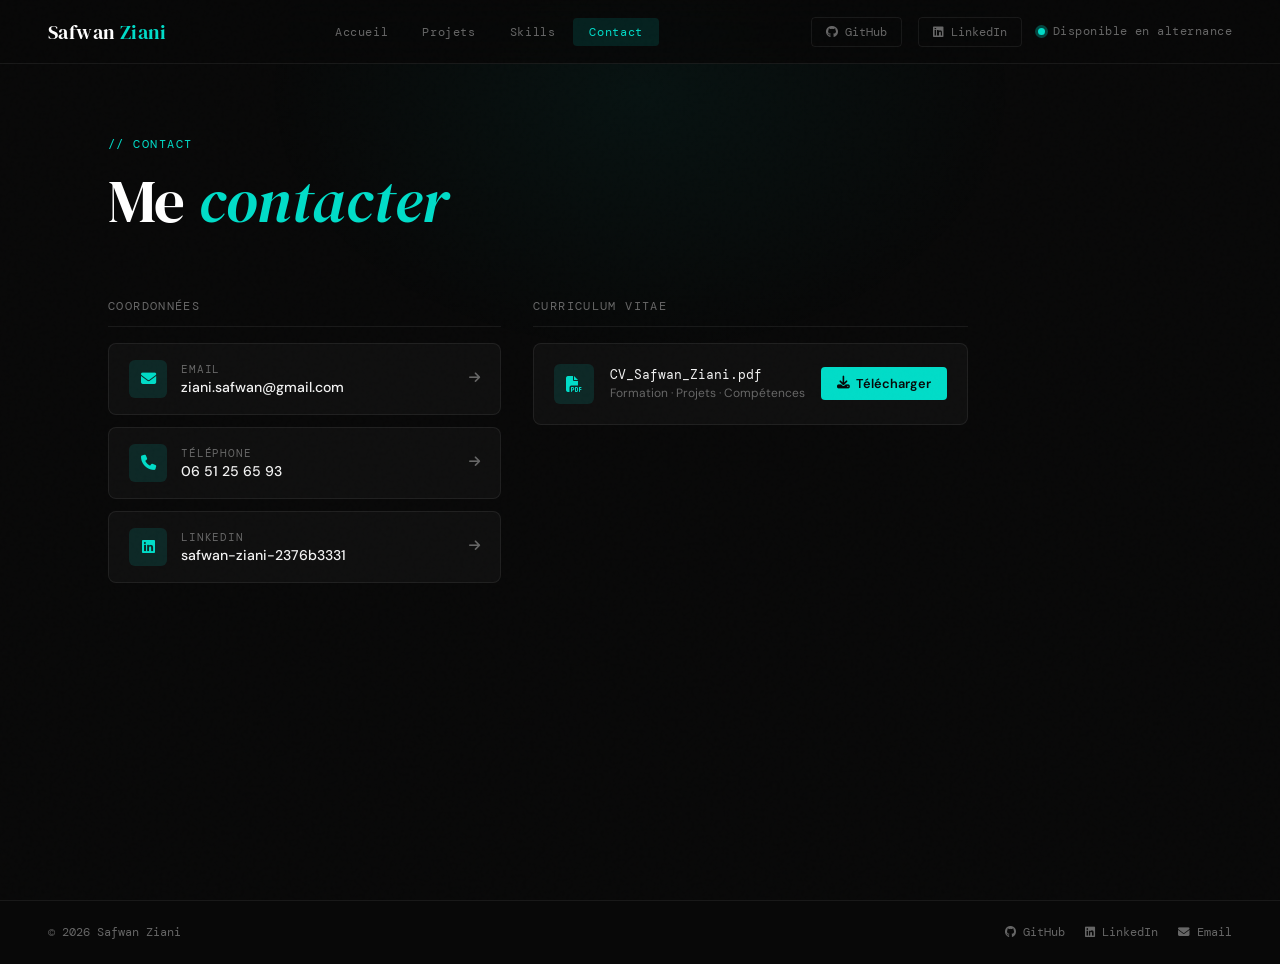
<file: final/contact.html>
<!DOCTYPE html>
<html lang="fr">
<head>
    <meta charset="UTF-8">
    <meta name="viewport" content="width=device-width, initial-scale=1.0">
    <title>Safwan Ziani — Contact</title>
    <link href="https://fonts.googleapis.com/css2?family=DM+Serif+Display:ital@0;1&family=DM+Mono:wght@300;400;500&family=DM+Sans:wght@300;400;500;600&display=swap" rel="stylesheet">
    <link rel="stylesheet" href="https://cdnjs.cloudflare.com/ajax/libs/font-awesome/6.4.0/css/all.min.css">
    <link rel="stylesheet" href="style.css">
</head>
<body>
    <div class="ambient"></div>
    <header>
        <a href="index.html" class="logo">Safwan <span class="logo-accent">Ziani</span></a>
        <nav>
            <a href="index.html" class="tab-btn">Accueil</a>
            <a href="projets.html" class="tab-btn">Projets</a>
            <a href="skills.html" class="tab-btn">Skills</a>
            <a href="contact.html" class="tab-btn active">Contact</a>
        </nav>
        <div class="header-actions">
            <a href="https://github.com/zianisafwan-pro" target="_blank" class="linkedin-btn">
                <i class="fab fa-github"></i> GitHub
            </a>
            <a href="https://www.linkedin.com/in/safwan-ziani-2376b3331/" target="_blank" class="linkedin-btn">
                <i class="fab fa-linkedin"></i> LinkedIn
            </a>
            <div class="availability">
                <span class="pulse"></span>
                <span>Disponible en alternance</span>
            </div>
        </div>
    </header>

    <main>
        <div class="inner-layout page-enter">
            <div class="page-hero">
                <p class="page-eyebrow">// contact</p>
                <h2 class="page-title">Me <em>contacter</em></h2>
            </div>

            <div class="contact-simple-layout">

                <!-- Bloc coordonnées -->
                <div class="contact-block">
                    <p class="contact-block-label">Coordonnées</p>
                    <div class="contact-links">
                        <a href="mailto:ziani.safwan@gmail.com" class="contact-link">
                            <div class="contact-link-icon"><i class="fas fa-envelope"></i></div>
                            <div class="contact-link-content">
                                <p class="contact-link-label">Email</p>
                                <p class="contact-link-value">ziani.safwan@gmail.com</p>
                            </div>
                            <i class="fas fa-arrow-right contact-link-arrow"></i>
                        </a>
                        <a href="tel:+33651256593" class="contact-link">
                            <div class="contact-link-icon"><i class="fas fa-phone"></i></div>
                            <div class="contact-link-content">
                                <p class="contact-link-label">Téléphone</p>
                                <p class="contact-link-value">06 51 25 65 93</p>
                            </div>
                            <i class="fas fa-arrow-right contact-link-arrow"></i>
                        </a>
                        <a href="https://www.linkedin.com/in/safwan-ziani-2376b3331/" target="_blank" class="contact-link">
                            <div class="contact-link-icon"><i class="fab fa-linkedin"></i></div>
                            <div class="contact-link-content">
                                <p class="contact-link-label">LinkedIn</p>
                                <p class="contact-link-value">safwan-ziani-2376b3331</p>
                            </div>
                            <i class="fas fa-arrow-right contact-link-arrow"></i>
                        </a>
                    </div>
                </div>

                <!-- Bloc CV -->
                <div class="contact-block">
                    <p class="contact-block-label">Curriculum Vitae</p>
                    <div class="cv-card">
                        <div class="cv-card-icon"><i class="fas fa-file-pdf"></i></div>
                        <div class="cv-card-info">
                            <p class="cv-card-title">CV_Safwan_Ziani.pdf</p>
                            <p class="cv-card-sub">Formation · Projets · Compétences</p>
                        </div>
                        <a href="CV_ALT.pdf" class="cv-dl-btn" download>
                            <i class="fas fa-download"></i> Télécharger
                        </a>
                    </div>
                </div>

            </div>
        </div>
    </main>

    <footer>
        <span class="footer-copy">© 2026 Safwan Ziani</span>
        <div class="footer-links">
            <a href="https://github.com/zianisafwan-pro" target="_blank" class="footer-link"><i class="fab fa-github"></i> GitHub</a>
            <a href="https://www.linkedin.com/in/safwan-ziani-2376b3331/" target="_blank" class="footer-link"><i class="fab fa-linkedin"></i> LinkedIn</a>
            <a href="mailto:ziani.safwan@gmail.com" class="footer-link"><i class="fas fa-envelope"></i> Email</a>
        </div>
    </footer>
</body>
</html>
</file>
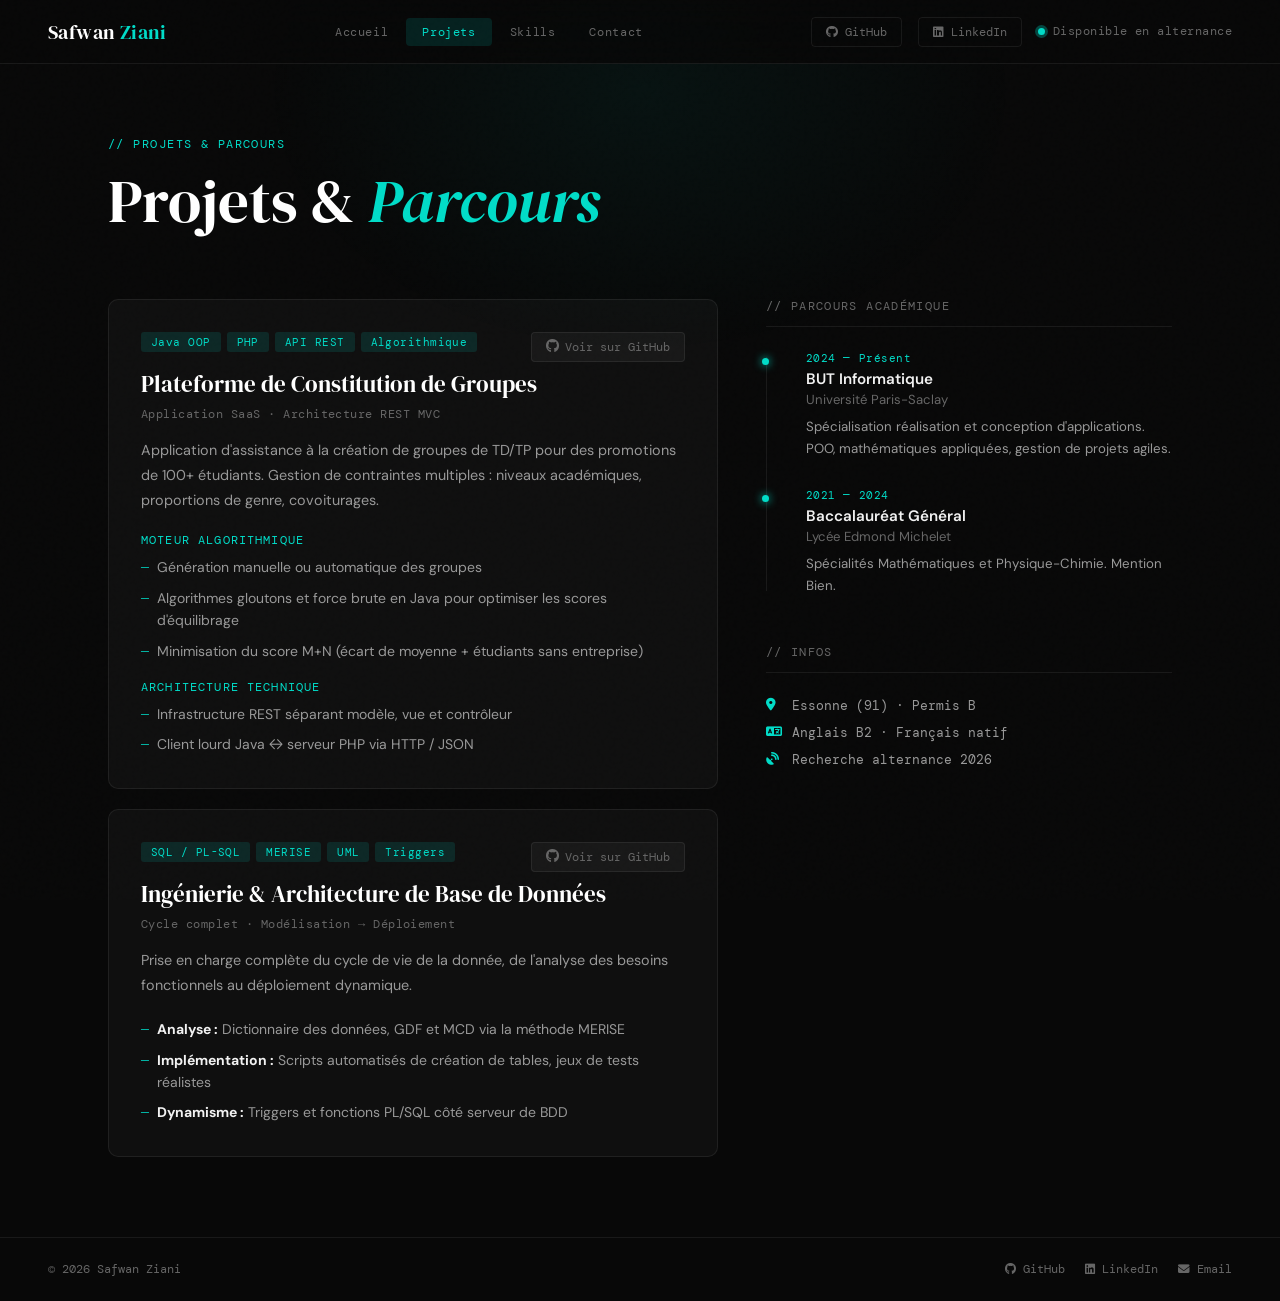
<file: final/projets.html>
<!DOCTYPE html>
<html lang="fr">
<head>
    <meta charset="UTF-8">
    <meta name="viewport" content="width=device-width, initial-scale=1.0">
    <title>Safwan Ziani — Projets</title>
    <link href="https://fonts.googleapis.com/css2?family=DM+Serif+Display:ital@0;1&family=DM+Mono:wght@300;400;500&family=DM+Sans:wght@300;400;500;600&display=swap" rel="stylesheet">
    <link rel="stylesheet" href="https://cdnjs.cloudflare.com/ajax/libs/font-awesome/6.4.0/css/all.min.css">
    <link rel="stylesheet" href="style.css">
</head>
<body>
    <div class="ambient"></div>
    <header>
        <a href="index.html" class="logo">Safwan <span class="logo-accent">Ziani</span></a>
        <nav>
            <a href="index.html" class="tab-btn">Accueil</a>
            <a href="projets.html" class="tab-btn active">Projets</a>
            <a href="skills.html" class="tab-btn">Skills</a>
            <a href="contact.html" class="tab-btn">Contact</a>
        </nav>
        <div class="header-actions">
            <a href="https://github.com/zianisafwan-pro" target="_blank" class="linkedin-btn">
                <i class="fab fa-github"></i> GitHub
            </a>
            <a href="https://www.linkedin.com/in/safwan-ziani-2376b3331/" target="_blank" class="linkedin-btn">
                <i class="fab fa-linkedin"></i> LinkedIn
            </a>
            <div class="availability">
                <span class="pulse"></span>
                <span>Disponible en alternance</span>
            </div>
        </div>
    </header>

    <main>
        <div class="inner-layout page-enter">
            <div class="page-hero">
                <p class="page-eyebrow">// projets & parcours</p>
                <h2 class="page-title">Projets & <em>Parcours</em></h2>
            </div>

            <div class="projects-wrapper">
                <div class="projects-list">

                    <div class="project-card">
                        <div class="project-card-top">
                            <div class="project-tags-row">
                                <span class="tag">Java OOP</span>
                                <span class="tag">PHP</span>
                                <span class="tag">API REST</span>
                                <span class="tag">Algorithmique</span>
                            </div>
                            <!-- Remplace le href par ton lien repo une fois créé sur GitHub -->
                            <a href="https://github.com/zianisafwan-pro/SAE_Constitution_Groupe.git" target="_blank" class="github-btn">
                                <i class="fab fa-github"></i> Voir sur GitHub
                            </a>
                        </div>
                        <h3>Plateforme de Constitution de Groupes</h3>
                        <p class="project-subtitle">Application SaaS · Architecture REST MVC</p>
                        <p class="project-desc">
                            Application d'assistance à la création de groupes de TD/TP pour des promotions de 100+ étudiants. Gestion de contraintes multiples : niveaux académiques, proportions de genre, covoiturages.
                        </p>
                        <p class="project-detail-title">Moteur algorithmique</p>
                        <ul class="project-ul">
                            <li>Génération manuelle ou automatique des groupes</li>
                            <li>Algorithmes gloutons et force brute en Java pour optimiser les scores d'équilibrage</li>
                            <li>Minimisation du score M+N (écart de moyenne + étudiants sans entreprise)</li>
                        </ul>
                        <p class="project-detail-title">Architecture technique</p>
                        <ul class="project-ul">
                            <li>Infrastructure REST séparant modèle, vue et contrôleur</li>
                            <li>Client lourd Java ↔ serveur PHP via HTTP / JSON</li>
                        </ul>
                    </div>

                    <div style="height:16px;"></div>

                    <div class="project-card">
                        <div class="project-card-top">
                            <div class="project-tags-row">
                                <span class="tag">SQL / PL-SQL</span>
                                <span class="tag">MERISE</span>
                                <span class="tag">UML</span>
                                <span class="tag">Triggers</span>
                            </div>
                            <!-- Remplace le href par ton lien repo une fois créé sur GitHub -->
                            <a href="https://github.com/zianisafwan-pro/SAE-204---BD.git" target="_blank" class="github-btn">
                                <i class="fab fa-github"></i> Voir sur GitHub
                            </a>
                        </div>
                        <h3>Ingénierie & Architecture de Base de Données</h3>
                        <p class="project-subtitle">Cycle complet · Modélisation → Déploiement</p>
                        <p class="project-desc">
                            Prise en charge complète du cycle de vie de la donnée, de l'analyse des besoins fonctionnels au déploiement dynamique.
                        </p>
                        <ul class="project-ul">
                            <li><strong style="color:var(--text)">Analyse :</strong> Dictionnaire des données, GDF et MCD via la méthode MERISE</li>
                            <li><strong style="color:var(--text)">Implémentation :</strong> Scripts automatisés de création de tables, jeux de tests réalistes</li>
                            <li><strong style="color:var(--text)">Dynamisme :</strong> Triggers et fonctions PL/SQL côté serveur de BDD</li>
                        </ul>
                    </div>
                </div>

                <div>
                    <div class="sidebar-section">
                        <p class="section-label">// Parcours académique</p>
                        <div class="timeline">
                            <div class="timeline-item">
                                <p class="tl-date">2024 — Présent</p>
                                <p class="tl-title">BUT Informatique</p>
                                <p class="tl-org">Université Paris-Saclay</p>
                                <p class="tl-desc">Spécialisation réalisation et conception d'applications. POO, mathématiques appliquées, gestion de projets agiles.</p>
                            </div>
                            <div class="timeline-item">
                                <p class="tl-date">2021 — 2024</p>
                                <p class="tl-title">Baccalauréat Général</p>
                                <p class="tl-org">Lycée Edmond Michelet</p>
                                <p class="tl-desc">Spécialités Mathématiques et Physique-Chimie. Mention Bien.</p>
                            </div>
                        </div>
                    </div>

                    <div class="sidebar-section">
                        <p class="section-label">// Infos</p>
                        <div style="display:flex;flex-direction:column;gap:10px;">
                            <div style="display:flex;align-items:center;gap:10px;font-family:var(--mono);font-size:0.8rem;color:var(--text-soft);">
                                <i class="fas fa-map-marker-alt" style="color:var(--accent);width:16px;"></i> Essonne (91) · Permis B
                            </div>
                            <div style="display:flex;align-items:center;gap:10px;font-family:var(--mono);font-size:0.8rem;color:var(--text-soft);">
                                <i class="fas fa-language" style="color:var(--accent);width:16px;"></i> Anglais B2 · Français natif
                            </div>
                            <div style="display:flex;align-items:center;gap:10px;font-family:var(--mono);font-size:0.8rem;color:var(--text-soft);">
                                <i class="fas fa-satellite-dish" style="color:var(--accent);width:16px;"></i> Recherche alternance 2026
                            </div>
                        </div>
                    </div>
                </div>
            </div>
        </div>
    </main>

    <footer>
        <span class="footer-copy">© 2026 Safwan Ziani</span>
        <div class="footer-links">
            <a href="https://github.com/zianisafwan-pro" target="_blank" class="footer-link"><i class="fab fa-github"></i> GitHub</a>
            <a href="https://www.linkedin.com/in/safwan-ziani-2376b3331/" target="_blank" class="footer-link"><i class="fab fa-linkedin"></i> LinkedIn</a>
            <a href="mailto:ziani.safwan@gmail.com" class="footer-link"><i class="fas fa-envelope"></i> Email</a>
        </div>
    </footer>
</body>
</html>
</file>
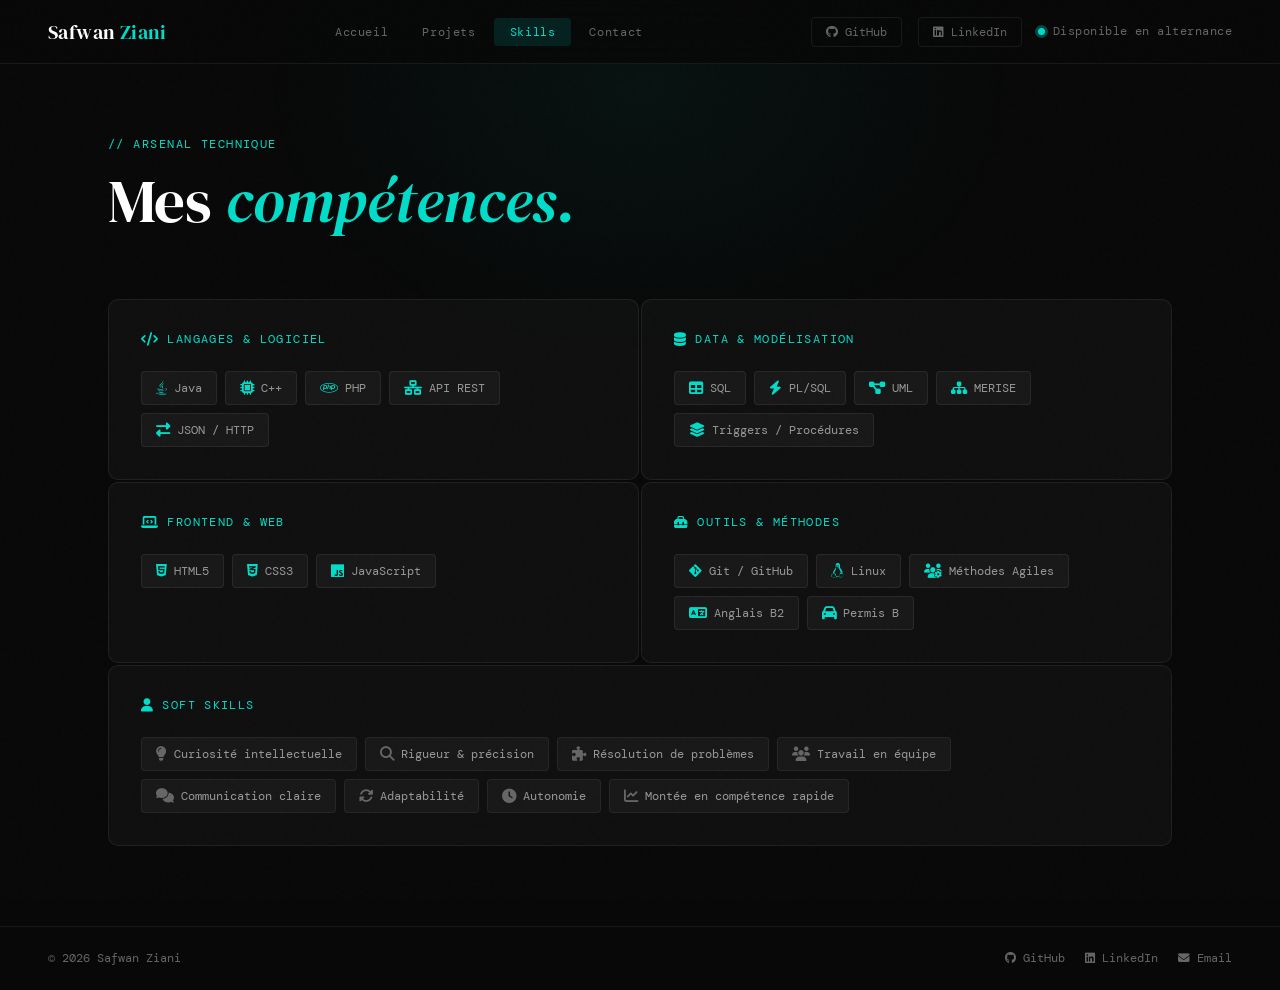
<file: final/skills.html>
<!DOCTYPE html>
<html lang="fr">
<head>
    <meta charset="UTF-8">
    <meta name="viewport" content="width=device-width, initial-scale=1.0">
    <title>Safwan Ziani — Skills</title>
    <link href="https://fonts.googleapis.com/css2?family=DM+Serif+Display:ital@0;1&family=DM+Mono:wght@300;400;500&family=DM+Sans:wght@300;400;500;600&display=swap" rel="stylesheet">
    <link rel="stylesheet" href="https://cdnjs.cloudflare.com/ajax/libs/font-awesome/6.4.0/css/all.min.css">
    <link rel="stylesheet" href="style.css">
</head>
<body>
    <div class="ambient"></div>

    <header>
        <a href="index.html" class="logo">Safwan <span class="logo-accent">Ziani</span></a>
        <nav>
            <a href="index.html" class="tab-btn">Accueil</a>
            <a href="projets.html" class="tab-btn">Projets</a>
            <a href="skills.html" class="tab-btn active">Skills</a>
            <a href="contact.html" class="tab-btn">Contact</a>
        </nav>
        <div class="header-actions">
            <a href="https://github.com/zianisafwan-pro" target="_blank" class="linkedin-btn">
                <i class="fab fa-github"></i> GitHub
            </a>
            <a href="https://www.linkedin.com/in/safwan-ziani-2376b3331/" target="_blank" class="linkedin-btn">
                <i class="fab fa-linkedin"></i> LinkedIn
            </a>
            <div class="availability">
                <span class="pulse"></span>
                <span>Disponible en alternance</span>
            </div>
        </div>
    </header>

    <main>
        <div class="inner-layout page-enter">
            <div class="page-hero">
                <p class="page-eyebrow">// arsenal technique</p>
                <h2 class="page-title">Mes <em>compétences.</em></h2>
            </div>

            <div class="skills-wrapper">

                <div class="skill-group">
                    <p class="skill-group-title"><i class="fas fa-code"></i> Langages & Logiciel</p>
                    <div class="skill-items">
                        <div class="skill-pill"><i class="fab fa-java"></i> Java</div>
                        <div class="skill-pill"><i class="fas fa-microchip"></i> C++</div>
                        <div class="skill-pill"><i class="fab fa-php"></i> PHP</div>
                        <div class="skill-pill"><i class="fas fa-network-wired"></i> API REST</div>
                        <div class="skill-pill"><i class="fas fa-exchange-alt"></i> JSON / HTTP</div>
                    </div>
                </div>

                <div class="skill-group">
                    <p class="skill-group-title"><i class="fas fa-database"></i> Data & Modélisation</p>
                    <div class="skill-items">
                        <div class="skill-pill"><i class="fas fa-table"></i> SQL</div>
                        <div class="skill-pill"><i class="fas fa-bolt"></i> PL/SQL</div>
                        <div class="skill-pill"><i class="fas fa-project-diagram"></i> UML</div>
                        <div class="skill-pill"><i class="fas fa-sitemap"></i> MERISE</div>
                        <div class="skill-pill"><i class="fas fa-layer-group"></i> Triggers / Procédures</div>
                    </div>
                </div>

                <div class="skill-group">
                    <p class="skill-group-title"><i class="fas fa-laptop-code"></i> Frontend & Web</p>
                    <div class="skill-items">
                        <div class="skill-pill"><i class="fab fa-html5"></i> HTML5</div>
                        <div class="skill-pill"><i class="fab fa-css3-alt"></i> CSS3</div>
                        <div class="skill-pill"><i class="fab fa-js"></i> JavaScript</div>
                    </div>
                </div>

                <div class="skill-group">
                    <p class="skill-group-title"><i class="fas fa-toolbox"></i> Outils & Méthodes</p>
                    <div class="skill-items">
                        <div class="skill-pill"><i class="fab fa-git-alt"></i> Git / GitHub</div>
                        <div class="skill-pill"><i class="fab fa-linux"></i> Linux</div>
                        <div class="skill-pill"><i class="fas fa-users-cog"></i> Méthodes Agiles</div>
                        <div class="skill-pill"><i class="fas fa-language"></i> Anglais B2</div>
                        <div class="skill-pill"><i class="fas fa-car"></i> Permis B</div>
                    </div>
                </div>

                <div class="skill-group skill-group-full">
                    <p class="skill-group-title"><i class="fas fa-user"></i> Soft Skills</p>
                    <div class="skill-items">
                        <div class="skill-pill soft"><i class="fas fa-lightbulb"></i> Curiosité intellectuelle</div>
                        <div class="skill-pill soft"><i class="fas fa-search"></i> Rigueur & précision</div>
                        <div class="skill-pill soft"><i class="fas fa-puzzle-piece"></i> Résolution de problèmes</div>
                        <div class="skill-pill soft"><i class="fas fa-users"></i> Travail en équipe</div>
                        <div class="skill-pill soft"><i class="fas fa-comments"></i> Communication claire</div>
                        <div class="skill-pill soft"><i class="fas fa-sync-alt"></i> Adaptabilité</div>
                        <div class="skill-pill soft"><i class="fas fa-clock"></i> Autonomie</div>
                        <div class="skill-pill soft"><i class="fas fa-chart-line"></i> Montée en compétence rapide</div>
                    </div>
                </div>

            </div>
        </div>
    </main>

    <footer>
        <span class="footer-copy">© 2026 Safwan Ziani</span>
        <div class="footer-links">
            <a href="https://github.com/zianisafwan-pro" target="_blank" class="footer-link"><i class="fab fa-github"></i> GitHub</a>
            <a href="https://www.linkedin.com/in/safwan-ziani-2376b3331/" target="_blank" class="footer-link"><i class="fab fa-linkedin"></i> LinkedIn</a>
            <a href="/cdn-cgi/l/email-protection#afd5c6cec1c681dccec9d8cec1efc8c2cec6c381ccc0c2" class="footer-link"><i class="fas fa-envelope"></i> Email</a>
</file>
<file: final/style.css>
@import url('https://fonts.googleapis.com/css2?family=DM+Serif+Display:ital@0;1&family=DM+Mono:wght@300;400;500&family=DM+Sans:wght@300;400;500;600&display=swap');

:root {
    --bg: #080808;
    --bg-2: #0f0f0f;
    --surface: rgba(255,255,255,0.03);
    --surface-hover: rgba(255,255,255,0.06);
    --border: rgba(255,255,255,0.07);
    --border-hover: rgba(0, 220, 200, 0.3);
    --text: #f2f2f2;
    --text-muted: #666;
    --text-soft: #999;
    --accent: #00dcc8;
    --accent-dim: rgba(0, 220, 200, 0.12);
    --accent-glow: rgba(0, 220, 200, 0.08);
    --white: #ffffff;
    --serif: 'DM Serif Display', Georgia, serif;
    --mono: 'DM Mono', monospace;
    --sans: 'DM Sans', sans-serif;
}

*, *::before, *::after { margin: 0; padding: 0; box-sizing: border-box; }

html { scroll-behavior: smooth; }

body {
    background: var(--bg);
    color: var(--text);
    font-family: var(--sans);
    min-height: 100vh;
    overflow-x: hidden;
    -webkit-font-smoothing: antialiased;
}

/* ─── GRAIN TEXTURE ─── */
body::before {
    content: '';
    position: fixed;
    inset: 0;
    background-image: url("data:image/svg+xml,%3Csvg viewBox='0 0 256 256' xmlns='http://www.w3.org/2000/svg'%3E%3Cfilter id='noise'%3E%3CfeTurbulence type='fractalNoise' baseFrequency='0.9' numOctaves='4' stitchTiles='stitch'/%3E%3C/filter%3E%3Crect width='100%25' height='100%25' filter='url(%23noise)' opacity='0.04'/%3E%3C/svg%3E");
    pointer-events: none;
    z-index: 9999;
    opacity: 0.4;
}

/* ─── AMBIENT GLOW ─── */
.ambient {
    position: fixed;
    top: -20vh;
    left: 50%;
    transform: translateX(-50%);
    width: 60vw;
    height: 60vh;
    background: radial-gradient(ellipse, rgba(0,220,200,0.05) 0%, transparent 70%);
    pointer-events: none;
    z-index: 0;
}

/* ─── HEADER ─── */
header {
    position: fixed;
    top: 0; left: 0; right: 0;
    z-index: 100;
    padding: 0 48px;
    height: 64px;
    display: flex;
    align-items: center;
    justify-content: space-between;
    border-bottom: 1px solid var(--border);
    background: rgba(8,8,8,0.85);
    backdrop-filter: blur(20px);
    -webkit-backdrop-filter: blur(20px);
}

.logo {
    font-family: var(--serif);
    font-size: 1.25rem;
    color: var(--white);
    text-decoration: none;
    letter-spacing: 0.02em;
}
.logo-accent { color: var(--accent); }

nav {
    display: flex;
    align-items: center;
    gap: 2px;
}

.tab-btn {
    font-family: var(--mono);
    font-size: 0.78rem;
    color: var(--text-muted);
    text-decoration: none;
    padding: 6px 16px;
    border-radius: 4px;
    letter-spacing: 0.05em;
    transition: color 0.2s, background 0.2s;
}
.tab-btn:hover { color: var(--text); background: var(--surface-hover); }
.tab-btn.active { color: var(--accent); background: var(--accent-dim); }

.header-actions {
    display: flex;
    align-items: center;
    gap: 16px;
}

.linkedin-btn {
    display: flex;
    align-items: center;
    gap: 7px;
    font-family: var(--mono);
    font-size: 0.75rem;
    color: var(--text-muted);
    text-decoration: none;
    padding: 6px 14px;
    border: 1px solid var(--border);
    border-radius: 4px;
    transition: all 0.2s;
}
.linkedin-btn:hover {
    color: var(--accent);
    border-color: var(--border-hover);
    background: var(--accent-dim);
}

.availability {
    display: flex;
    align-items: center;
    gap: 8px;
    font-family: var(--mono);
    font-size: 0.72rem;
    color: var(--text-muted);
    letter-spacing: 0.04em;
}
.pulse {
    width: 7px; height: 7px;
    background: var(--accent);
    border-radius: 50%;
    position: relative;
}
.pulse::after {
    content: '';
    position: absolute;
    inset: -3px;
    border-radius: 50%;
    background: var(--accent);
    opacity: 0.3;
    animation: pulse 2s ease-in-out infinite;
}
@keyframes pulse { 0%,100%{transform:scale(1);opacity:0.3} 50%{transform:scale(1.8);opacity:0} }

/* ─── MAIN WRAPPER ─── */
main {
    padding-top: 64px;
    min-height: 100vh;
    position: relative;
    z-index: 1;
}

/* ─── PAGE ENTER ANIMATION ─── */
.page-enter { animation: pageEnter 0.6s cubic-bezier(0.16, 1, 0.3, 1) both; }
@keyframes pageEnter {
    from { opacity:0; transform: translateY(24px); }
    to   { opacity:1; transform: translateY(0); }
}

/* ─── HOME PAGE ─── */
.home-layout {
    display: grid;
    grid-template-columns: 1fr auto 1fr;
    gap: 0 48px;
    min-height: calc(100vh - 64px);
    align-items: center;
    max-width: 1280px;
    margin: 0 auto;
    padding: 60px 48px;
}

.home-left { padding-right: 16px; }

/* ─── PORTRAIT ─── */
.home-portrait {
    display: flex;
    justify-content: center;
    align-items: center;
    opacity: 0;
    animation: fadeUp 0.6s 0.25s ease both;
}

.portrait-wrapper {
    position: relative;
    width: 210px;
}

.portrait-img {
    width: 210px;
    height: 270px;
    object-fit: cover;
    object-position: center top;
    border-radius: 110px 110px 36px 36px;
    display: block;
    border: 1px solid var(--border);
    filter: grayscale(15%);
    transition: filter 0.4s;
}
.portrait-img:hover { filter: grayscale(0%); }

.portrait-wrapper::before {
    content: '';
    position: absolute;
    inset: -6px;
    border-radius: 116px 116px 42px 42px;
    border: 1px solid rgba(0,220,200,0.25);
    pointer-events: none;
}

.portrait-badge {
    position: absolute;
    bottom: -14px;
    left: 50%;
    transform: translateX(-50%);
    display: flex;
    align-items: center;
    gap: 6px;
    background: var(--bg-2);
    border: 1px solid rgba(0,220,200,0.3);
    border-radius: 20px;
    padding: 6px 14px;
    white-space: nowrap;
    font-family: var(--mono);
    font-size: 0.68rem;
    color: var(--accent);
    letter-spacing: 0.05em;
}

.eyebrow {
    font-family: var(--mono);
    font-size: 0.78rem;
    color: var(--accent);
    letter-spacing: 0.1em;
    margin-bottom: 28px;
    opacity: 0;
    animation: fadeUp 0.5s 0.1s ease both;
}

.hero-name {
    font-family: var(--serif);
    font-size: clamp(3.5rem, 6vw, 5rem);
    font-weight: 400;
    line-height: 1.05;
    color: var(--white);
    margin-bottom: 8px;
    opacity: 0;
    animation: fadeUp 0.5s 0.2s ease both;
}

.hero-name em {
    font-style: italic;
    color: var(--accent);
}

.hero-role {
    font-family: var(--mono);
    font-size: 0.85rem;
    color: var(--text-muted);
    letter-spacing: 0.05em;
    margin-bottom: 32px;
    opacity: 0;
    animation: fadeUp 0.5s 0.3s ease both;
}

.hero-desc {
    font-size: 1rem;
    color: var(--text-soft);
    line-height: 1.8;
    max-width: 480px;
    margin-bottom: 48px;
    opacity: 0;
    animation: fadeUp 0.5s 0.4s ease both;
}

.hero-cta {
    display: flex;
    gap: 14px;
    flex-wrap: wrap;
    opacity: 0;
    animation: fadeUp 0.5s 0.5s ease both;
}

.btn-primary {
    display: inline-flex;
    align-items: center;
    gap: 8px;
    background: var(--accent);
    color: #080808;
    font-family: var(--sans);
    font-weight: 600;
    font-size: 0.875rem;
    padding: 12px 28px;
    border-radius: 4px;
    text-decoration: none;
    transition: all 0.2s;
    letter-spacing: 0.01em;
}
.btn-primary:hover { background: #fff; transform: translateY(-1px); box-shadow: 0 8px 24px rgba(0,220,200,0.2); }

.btn-outline {
    display: inline-flex;
    align-items: center;
    gap: 8px;
    background: transparent;
    color: var(--text-soft);
    font-family: var(--sans);
    font-weight: 500;
    font-size: 0.875rem;
    padding: 12px 28px;
    border: 1px solid var(--border);
    border-radius: 4px;
    text-decoration: none;
    transition: all 0.2s;
}
.btn-outline:hover { color: var(--text); border-color: rgba(255,255,255,0.2); background: var(--surface-hover); transform: translateY(-1px); }

/* ─── HOME RIGHT: CODE CARD ─── */
.home-right {
    opacity: 0;
    animation: fadeUp 0.6s 0.3s ease both;
}

.code-card {
    background: var(--bg-2);
    border: 1px solid var(--border);
    border-radius: 12px;
    overflow: hidden;
}

.code-card-header {
    display: flex;
    align-items: center;
    gap: 8px;
    padding: 14px 20px;
    border-bottom: 1px solid var(--border);
    background: rgba(255,255,255,0.02);
}
.dot { width:10px; height:10px; border-radius:50%; }
.dot-r{background:#ff5f56;} .dot-y{background:#ffbd2e;} .dot-g{background:#27c93f;}
.code-filename {
    font-family: var(--mono);
    font-size: 0.75rem;
    color: var(--text-muted);
    margin-left: 8px;
}

.code-body {
    padding: 28px 24px;
    font-family: var(--mono);
    font-size: 0.82rem;
    line-height: 1.9;
    overflow-x: auto;
}
.code-body pre { margin: 0; }
.kw  { color: #c792ea; }
.cls { color: #82aaff; }
.str { color: #c3e88d; }
.cmt { color: #546e7a; font-style: italic; }
.fn  { color: var(--accent); }

.code-footer {
    display: grid;
    grid-template-columns: repeat(3, 1fr);
    border-top: 1px solid var(--border);
}
.stat-item {
    padding: 16px 20px;
    border-right: 1px solid var(--border);
    text-align: center;
}
.stat-item:last-child { border-right: none; }
.stat-val {
    font-family: var(--serif);
    font-size: 1.5rem;
    color: var(--white);
    display: block;
}
.stat-label {
    font-family: var(--mono);
    font-size: 0.68rem;
    color: var(--text-muted);
    letter-spacing: 0.06em;
    text-transform: uppercase;
}

@keyframes fadeUp {
    from { opacity:0; transform: translateY(20px); }
    to   { opacity:1; transform: translateY(0); }
}

/* ─── INNER PAGES LAYOUT ─── */
.inner-layout {
    max-width: 1160px;
    margin: 0 auto;
    padding: 72px 48px 80px;
}

.page-hero {
    margin-bottom: 64px;
}
.page-eyebrow {
    font-family: var(--mono);
    font-size: 0.75rem;
    color: var(--accent);
    letter-spacing: 0.12em;
    text-transform: uppercase;
    margin-bottom: 16px;
}
.page-title {
    font-family: var(--serif);
    font-size: clamp(2.5rem, 5vw, 3.8rem);
    font-weight: 400;
    color: var(--white);
    line-height: 1.1;
}
.page-title em { font-style: italic; color: var(--accent); }

/* ─── PROJECTS ─── */
.projects-wrapper {
    display: grid;
    grid-template-columns: 3fr 2fr;
    gap: 48px;
}

.projects-list { display: flex; flex-direction: column; gap: 2px; }

.project-card {
    background: var(--surface);
    border: 1px solid var(--border);
    border-radius: 10px;
    padding: 32px;
    transition: all 0.25s;
    cursor: default;
}
.project-card:hover {
    border-color: var(--border-hover);
    background: var(--surface-hover);
    transform: translateX(4px);
}

/* Header de carte : tags à gauche, bouton GitHub à droite */
.project-card-top {
    display: flex;
    align-items: flex-start;
    justify-content: space-between;
    gap: 16px;
    margin-bottom: 0;
    flex-wrap: wrap;
}

.github-btn {
    display: inline-flex;
    align-items: center;
    gap: 6px;
    font-family: var(--mono);
    font-size: 0.75rem;
    color: var(--text-muted);
    background: rgba(255,255,255,0.04);
    border: 1px solid var(--border);
    padding: 6px 14px;
    border-radius: 4px;
    text-decoration: none;
    white-space: nowrap;
    flex-shrink: 0;
    transition: all 0.2s;
}
.github-btn:hover {
    color: var(--text);
    border-color: rgba(255,255,255,0.2);
    background: rgba(255,255,255,0.08);
}
.github-btn i { font-size: 0.85rem; }

.project-tags-row { display: flex; flex-wrap: wrap; gap: 6px; margin-bottom: 16px; }
.tag {
    font-family: var(--mono);
    font-size: 0.7rem;
    color: var(--accent);
    background: var(--accent-dim);
    padding: 3px 10px;
    border-radius: 3px;
    letter-spacing: 0.04em;
}

.project-card h3 {
    font-family: var(--serif);
    font-size: 1.45rem;
    font-weight: 400;
    color: var(--white);
    margin-bottom: 6px;
}
.project-subtitle {
    font-family: var(--mono);
    font-size: 0.75rem;
    color: var(--text-muted);
    margin-bottom: 16px;
    letter-spacing: 0.04em;
}
.project-desc {
    font-size: 0.9rem;
    color: var(--text-soft);
    line-height: 1.75;
    margin-bottom: 20px;
}
.project-detail-title {
    font-family: var(--mono);
    font-size: 0.72rem;
    color: var(--accent);
    letter-spacing: 0.1em;
    text-transform: uppercase;
    margin-bottom: 8px;
    margin-top: 18px;
}
.project-ul {
    list-style: none;
    display: flex;
    flex-direction: column;
    gap: 8px;
}
.project-ul li {
    font-size: 0.875rem;
    color: var(--text-soft);
    line-height: 1.6;
    padding-left: 16px;
    position: relative;
}
.project-ul li::before {
    content: '─';
    position: absolute;
    left: 0;
    color: var(--accent);
    font-size: 0.7rem;
    top: 3px;
}

/* ─── TIMELINE ─── */
.sidebar-section { margin-bottom: 48px; }
.section-label {
    font-family: var(--mono);
    font-size: 0.72rem;
    color: var(--text-muted);
    letter-spacing: 0.12em;
    text-transform: uppercase;
    margin-bottom: 24px;
    padding-bottom: 12px;
    border-bottom: 1px solid var(--border);
}

.timeline { position: relative; padding-left: 20px; }
.timeline::before {
    content: '';
    position: absolute;
    left: 0; top: 6px; bottom: 6px;
    width: 1px;
    background: var(--border);
}

.timeline-item {
    position: relative;
    margin-bottom: 28px;
    padding-left: 20px;
}
.timeline-item::before {
    content: '';
    position: absolute;
    left: -24px; top: 7px;
    width: 7px; height: 7px;
    background: var(--accent);
    border-radius: 50%;
    box-shadow: 0 0 8px var(--accent);
}

.tl-date {
    font-family: var(--mono);
    font-size: 0.7rem;
    color: var(--accent);
    letter-spacing: 0.05em;
    margin-bottom: 4px;
}
.tl-title {
    font-family: var(--sans);
    font-size: 0.95rem;
    font-weight: 600;
    color: var(--text);
    margin-bottom: 2px;
}
.tl-org {
    font-size: 0.82rem;
    color: var(--text-muted);
    margin-bottom: 8px;
}
.tl-desc {
    font-size: 0.83rem;
    color: var(--text-soft);
    line-height: 1.65;
}

/* ─── SKILLS ─── */
.skills-wrapper {
    display: grid;
    grid-template-columns: repeat(2, 1fr);
    gap: 2px;
}

/* Groupe pleine largeur (soft skills) */
.skill-group-full {
    grid-column: 1 / -1;
}

.skill-group {
    background: var(--surface);
    border: 1px solid var(--border);
    border-radius: 10px;
    padding: 32px;
    transition: border-color 0.2s;
}
.skill-group:hover { border-color: var(--border-hover); }

.skill-group-title {
    font-family: var(--mono);
    font-size: 0.72rem;
    color: var(--accent);
    letter-spacing: 0.12em;
    text-transform: uppercase;
    margin-bottom: 24px;
    display: flex;
    align-items: center;
    gap: 8px;
}
.skill-group-title i { font-size: 0.85rem; }

.skill-items { display: flex; flex-wrap: wrap; gap: 8px; }

.skill-pill {
    display: flex;
    align-items: center;
    gap: 7px;
    font-family: var(--mono);
    font-size: 0.78rem;
    color: var(--text-soft);
    background: rgba(255,255,255,0.04);
    border: 1px solid var(--border);
    padding: 8px 14px;
    border-radius: 4px;
    transition: all 0.2s;
}
.skill-pill:hover {
    color: var(--accent);
    border-color: var(--border-hover);
    background: var(--accent-dim);
}
.skill-pill i { font-size: 0.9rem; color: var(--accent); }

/* Soft skills — teinte légèrement différente */
.skill-pill.soft {
    color: var(--text-soft);
    border-color: rgba(255,255,255,0.06);
}
.skill-pill.soft i { color: var(--text-muted); }
.skill-pill.soft:hover {
    color: var(--text);
    border-color: rgba(255,255,255,0.15);
    background: rgba(255,255,255,0.05);
}
.skill-pill.soft:hover i { color: var(--text-soft); }

/* ─── CONTACT PAGE ─── */
.contact-simple-layout {
    display: grid;
    grid-template-columns: 1fr 1fr;
    gap: 32px;
    align-items: start;
    max-width: 860px;
}

.contact-block { display: flex; flex-direction: column; gap: 16px; }

.contact-block-label {
    font-family: var(--mono);
    font-size: 0.72rem;
    color: var(--text-muted);
    letter-spacing: 0.12em;
    text-transform: uppercase;
    padding-bottom: 12px;
    border-bottom: 1px solid var(--border);
}

/* CV card */
.cv-card {
    display: flex;
    flex-direction: row;
    align-items: center;
    gap: 16px;
    padding: 20px;
    background: var(--surface);
    border: 1px solid var(--border);
    border-radius: 8px;
    transition: border-color 0.2s;
}
.cv-card:hover { border-color: var(--border-hover); }
.cv-card-icon {
    width: 40px; height: 40px;
    min-width: 40px;
    background: var(--accent-dim);
    border-radius: 6px;
    display: flex; align-items: center; justify-content: center;
    color: var(--accent);
    font-size: 1rem;
    flex-shrink: 0;
}
.cv-card-info {
    flex: 1;
    min-width: 0;
}
.cv-card-title {
    font-family: var(--mono);
    font-size: 0.82rem;
    color: var(--text);
    margin-bottom: 2px;
    white-space: nowrap;
    overflow: hidden;
    text-overflow: ellipsis;
}
.cv-card-sub {
    font-size: 0.75rem;
    color: var(--text-muted);
    white-space: nowrap;
}
.cv-dl-btn {
    margin-left: auto;
    display: inline-flex;
    align-items: center;
    gap: 6px;
    background: var(--accent);
    color: #080808;
    font-family: var(--sans);
    font-weight: 600;
    font-size: 0.8rem;
    padding: 8px 16px;
    border-radius: 4px;
    text-decoration: none;
    white-space: nowrap;
    transition: all 0.2s;
    flex-shrink: 0;
}
.cv-dl-btn:hover { background: #fff; }

.contact-body-text {
    font-size: 0.95rem;
    color: var(--text-soft);
    line-height: 1.8;
    margin-bottom: 40px;
}

.contact-links { display: flex; flex-direction: column; gap: 12px; }

.contact-link {
    display: flex;
    align-items: center;
    gap: 14px;
    padding: 16px 20px;
    background: var(--surface);
    border: 1px solid var(--border);
    border-radius: 8px;
    text-decoration: none;
    transition: all 0.2s;
    group: true;
}
.contact-link:hover {
    border-color: var(--border-hover);
    background: var(--surface-hover);
    transform: translateX(4px);
}
.contact-link-icon {
    width: 38px; height: 38px;
    background: var(--accent-dim);
    border-radius: 6px;
    display: flex; align-items: center; justify-content: center;
    font-size: 0.95rem;
    color: var(--accent);
    flex-shrink: 0;
}
.contact-link-content { flex: 1; }
.contact-link-label {
    font-family: var(--mono);
    font-size: 0.68rem;
    color: var(--text-muted);
    letter-spacing: 0.08em;
    text-transform: uppercase;
    margin-bottom: 2px;
}
.contact-link-value {
    font-size: 0.88rem;
    color: var(--text);
    font-weight: 500;
}
.contact-link-arrow {
    color: var(--text-muted);
    font-size: 0.8rem;
    transition: transform 0.2s, color 0.2s;
}
.contact-link:hover .contact-link-arrow {
    color: var(--accent);
    transform: translateX(4px);
}

/* ─── SETUP BANNER (kept for reference, unused) ─── */
.cv-download-btn {
    display: inline-flex;
    align-items: center;
    gap: 8px;
    background: var(--accent);
    color: #080808;
    font-family: var(--sans);
    font-weight: 600;
    font-size: 0.85rem;
    padding: 10px 22px;
    border-radius: 4px;
    text-decoration: none;
    transition: all 0.2s;
    cursor: pointer;
    border: none;
}
.cv-download-btn:hover { background: #fff; transform: translateY(-1px); }

/* ─── SETUP BANNER (EmailJS) ─── */
.setup-banner {
    background: rgba(255, 193, 7, 0.05);
    border: 1px solid rgba(255, 193, 7, 0.2);
    border-radius: 8px;
    padding: 20px 22px;
    margin-bottom: 24px;
}
.setup-banner-title {
    font-family: var(--mono);
    font-size: 0.78rem;
    color: #ffc107;
    letter-spacing: 0.05em;
    margin-bottom: 12px;
    font-weight: 600;
}
.setup-steps {
    list-style: decimal;
    padding-left: 18px;
    display: flex;
    flex-direction: column;
    gap: 7px;
}
.setup-steps li {
    font-size: 0.8rem;
    color: var(--text-soft);
    line-height: 1.6;
}
.setup-steps a {
    color: var(--accent);
    text-decoration: underline;
}
.setup-steps code {
    background: rgba(255,255,255,0.06);
    border: 1px solid var(--border);
    border-radius: 3px;
    padding: 1px 6px;
    font-family: var(--mono);
    font-size: 0.75rem;
    color: #ffc107;
}
.setup-steps strong { color: var(--text); }

/* ─── FOOTER LINE ─── */
footer {
    border-top: 1px solid var(--border);
    padding: 24px 48px;
    display: flex;
    align-items: center;
    justify-content: space-between;
    position: relative;
    z-index: 1;
}
.footer-copy {
    font-family: var(--mono);
    font-size: 0.72rem;
    color: var(--text-muted);
}
.footer-links { display: flex; gap: 20px; }
.footer-link {
    font-family: var(--mono);
    font-size: 0.72rem;
    color: var(--text-muted);
    text-decoration: none;
    transition: color 0.2s;
}
.footer-link:hover { color: var(--accent); }

/* ─── DIVIDER ─── */
.divider {
    height: 1px;
    background: var(--border);
    margin: 48px 0;
}

/* ─── RESPONSIVE ─── */
@media (max-width: 900px) {
    header { padding: 0 24px; }
    .availability { display: none; }
    .home-layout { grid-template-columns: 1fr; padding: 48px 24px; gap: 40px; }
    .home-left { padding-right: 0; }
    .home-portrait { order: -1; }
    .portrait-img { width: 160px; height: 200px; }
    .portrait-wrapper { width: 160px; }
    .inner-layout { padding: 48px 24px; }
    .projects-wrapper { grid-template-columns: 1fr; }
    .skills-wrapper { grid-template-columns: 1fr; }
    .contact-simple-layout { grid-template-columns: 1fr; }
    .form-row { grid-template-columns: 1fr; }
    footer { padding: 20px 24px; flex-direction: column; gap: 12px; text-align: center; }
}
</file>
